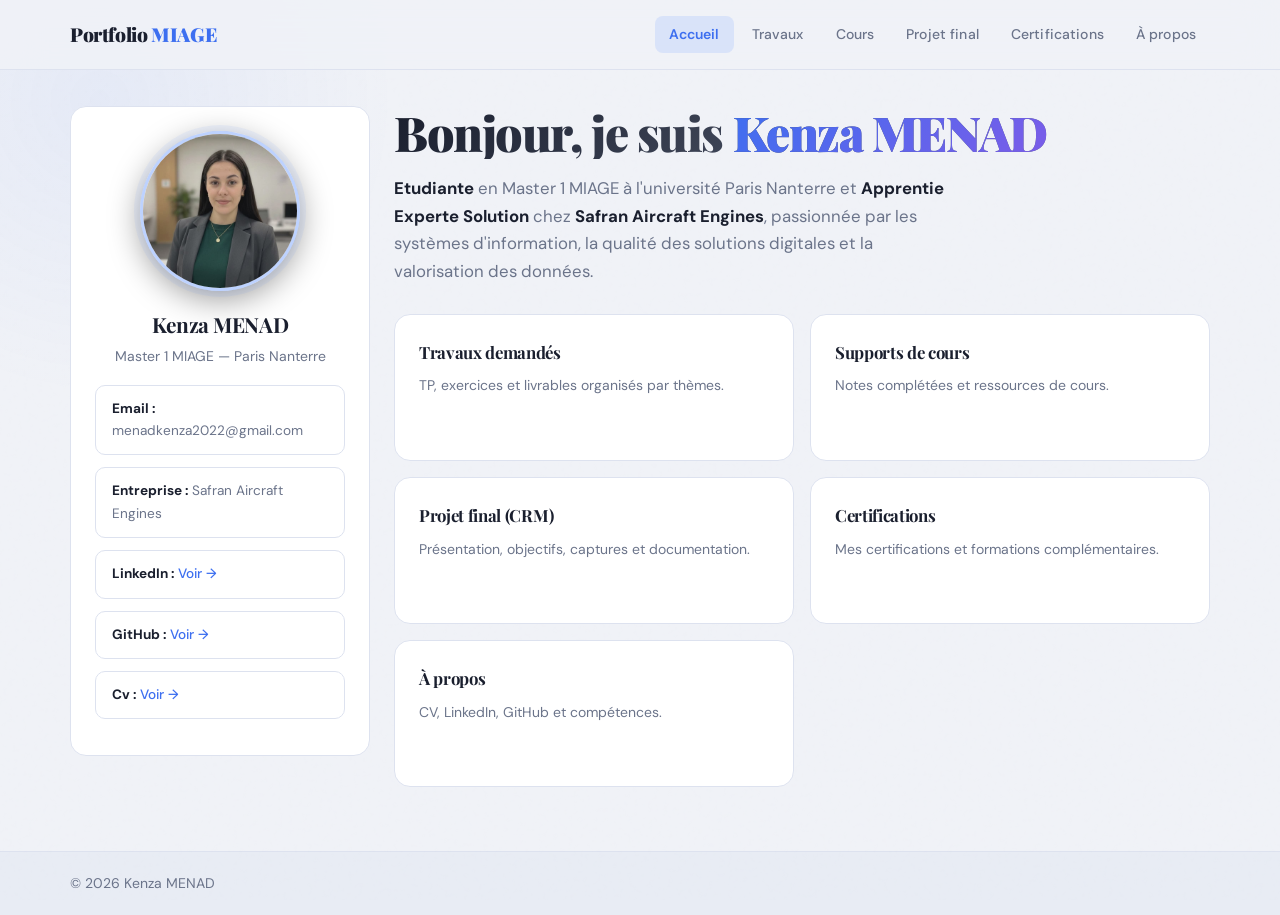
<file: index.html>
<!doctype html>
<html lang="fr">
<head>
  <meta charset="utf-8" />
  <meta name="viewport" content="width=device-width, initial-scale=1" />
  <title>Portfolio MIAGE — Accueil</title>
  <link rel="stylesheet" href="style.css" />
  <script defer src="script.js"></script>
</head>

<body class="home">
  <header class="site-header">
    <div class="container header-row">
      <a class="brand" href="index.html">Portfolio <span>MIAGE</span></a>
      <nav class="nav" aria-label="Navigation principale">
        <a class="active" href="index.html">Accueil</a>
        <a href="travaux.html">Travaux</a>
        <a href="cours.html">Cours</a>
        <a href="projet.html">Projet final</a>
        <a href="certifications.html">Certifications</a>
        <a href="apropos.html">À propos</a>
      </nav>
      <button class="menu-btn" id="menuBtn" aria-label="Ouvrir le menu" aria-expanded="false">☰</button>
    </div>
    
  </header>

  <main class="container home-layout">

    <!-- Sidebar gauche -->
    <aside class="home-sidebar card">
      <img class="home-photo" src="image.png" alt="Photo de Kenza MENAD">
      <h2 class="home-name">Kenza MENAD</h2>
      <span class="muted">Master 1 MIAGE — Paris Nanterre</span>

      <ul class="list home-contact">
        <li><strong>Email :</strong> menadkenza2022@gmail.com</li>
        <li><strong>Entreprise :</strong> Safran Aircraft Engines</li>
        <li>
          <strong>LinkedIn :</strong>
          <a class="link" href="https://www.linkedin.com/in/kenzamenad/" target="_blank" rel="noreferrer">Voir →</a>
        </li>
        <li>
          <strong>GitHub :</strong>
          <a class="link" href="https://github.com/kenza-menad" target="_blank" rel="noreferrer">Voir →</a>
        </li>
        <li>
          <strong>Cv :</strong>
          <a class="link" href="Cv_Menad_Kenza_université-M1 APP (3).pdf" target="_blank" rel="noreferrer">Voir →</a>
        </li>
      </ul>
    </aside>

    <!-- Contenu principal -->
    <div class="home-main">
      <section class="hero">
        <h1>Bonjour, je suis <span class="accent">Kenza MENAD</span></h1>
        <p><strong>Etudiante</strong> en Master 1 MIAGE à l'université Paris Nanterre et   <strong>Apprentie</strong> <strong>Experte Solution</strong> chez <strong>Safran Aircraft Engines</strong>,
  passionnée par les systèmes d'information, la qualité des solutions digitales
  et la valorisation des données.
</p>
      </section>

      <section class="grid">
        <article class="card" onclick="location.href='travaux.html'" style="cursor:pointer;">
          <h2>Travaux demandés</h2>
          <p>TP, exercices et livrables organisés par thèmes.</p>
          <a class="link" href="travaux.html"></a>
        </article>

        <article class="card" onclick="location.href='cours.html'" style="cursor:pointer;">
          <h2>Supports de cours</h2>
          <p>Notes complétées et ressources de cours.</p>
          <a class="link" href="cours.html"></a>
        </article>

        <article class="card" onclick="location.href='projet.html'" style="cursor:pointer;">
          <h2>Projet final (CRM)</h2>
          <p>Présentation, objectifs, captures et documentation.</p>
          <a class="link" href="projet.html"></a>
        </article>

        <article class="card" onclick="location.href='certifications.html'" style="cursor:pointer;">
          <h2>Certifications</h2>
          <p>Mes certifications et formations complémentaires.</p>
          <a class="link" href="certifications.html"></a>
        </article>

        <article class="card" onclick="location.href='apropos.html'" style="cursor:pointer;">
          <h2>À propos</h2>
          <p>CV, LinkedIn, GitHub et compétences.</p>
          <a class="link" href="apropos.html"></a>
        </article>
      </section>
    </div>

  </main>

  <footer class="site-footer">
    <div class="container footer-row">
      <span>© <span id="year"></span> Kenza MENAD</span>
    </div>
  </footer>
</body>
</html>
</file>
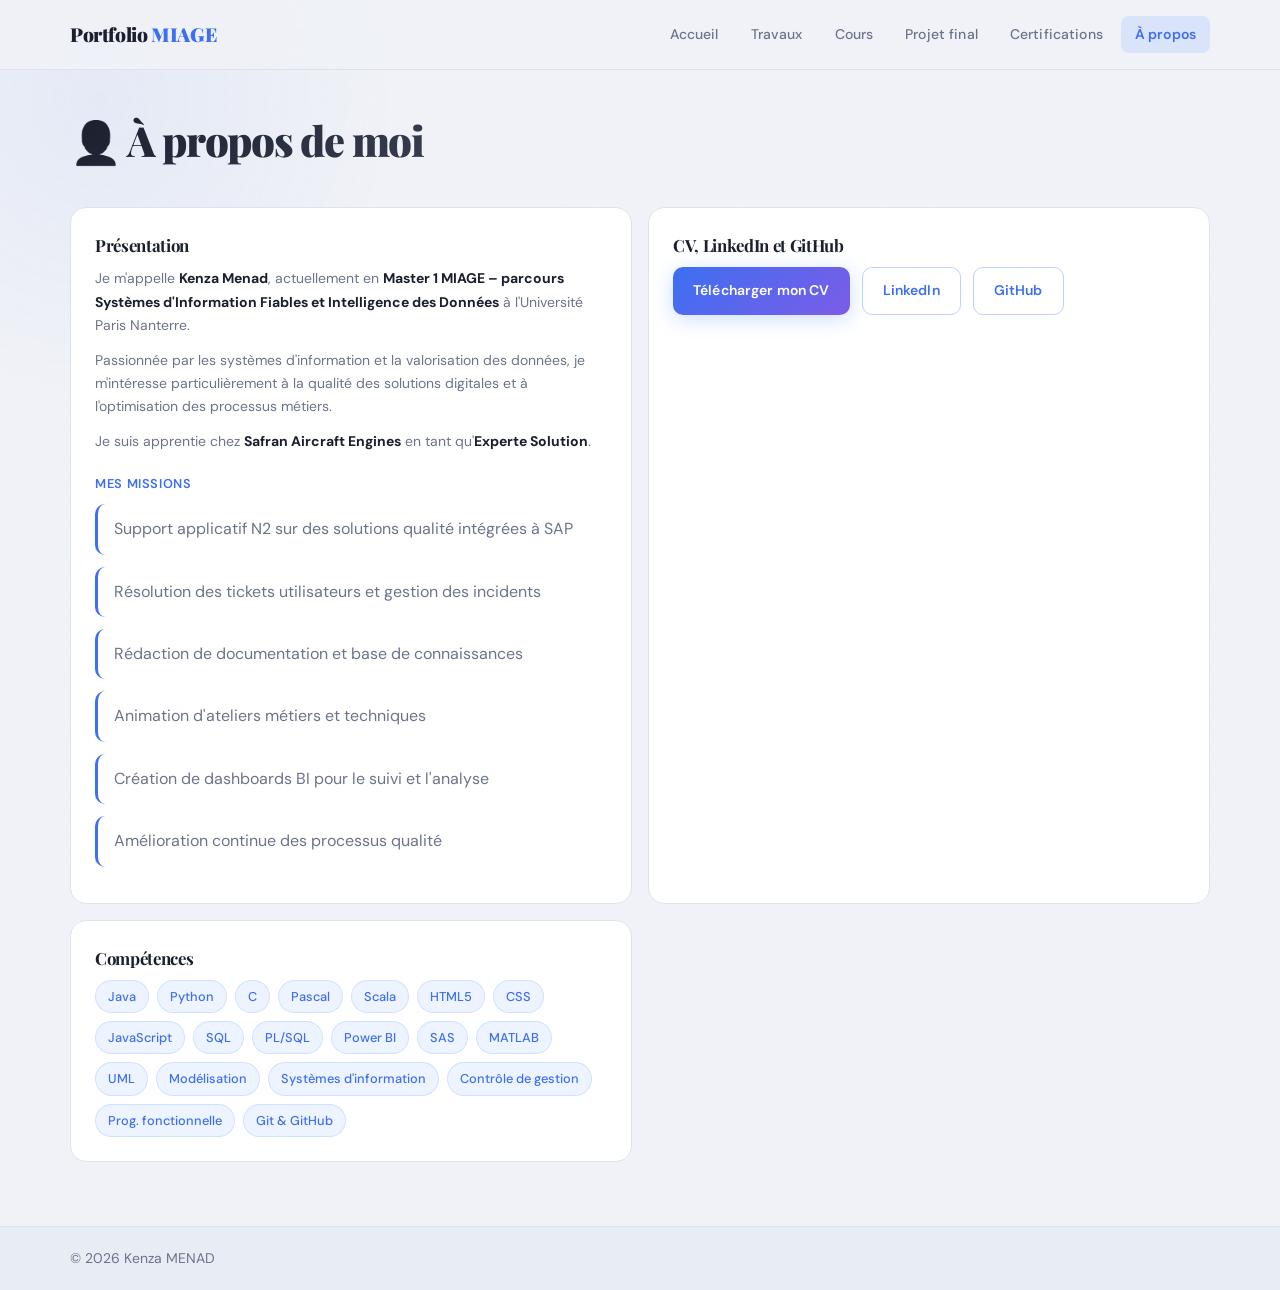
<file: apropos.html>
<!doctype html>
<html lang="fr">
<head>
  <meta charset="utf-8" />
  <meta name="viewport" content="width=device-width, initial-scale=1" />
  <title>Portfolio MIAGE — À propos</title>
  <link rel="stylesheet" href="style.css" />
  <script defer src="script.js"></script>
</head>
<body>
  <header class="site-header">
    <div class="container header-row">
      <a class="brand" href="index.html">Portfolio <span>MIAGE</span></a>
      <nav class="nav" aria-label="Navigation principale">
        <a href="index.html">Accueil</a>
        <a href="travaux.html">Travaux</a>
        <a href="cours.html">Cours</a>
        <a href="projet.html">Projet final</a>
        <a href="certifications.html">Certifications</a>
        <a class="active" href="apropos.html">À propos</a>
      </nav>
      <button class="menu-btn" id="menuBtn" aria-label="Ouvrir le menu" aria-expanded="false">☰</button>
    </div>
   
  </header>

  <main class="container">
    <div class="page-hero">
      <h1>👤 À propos de moi</h1>
    </div>

    <section class="grid">

      <article class="card">
        <h2>Présentation</h2>
        <p>
          Je m'appelle <strong>Kenza Menad</strong>, actuellement en
          <strong>Master 1 MIAGE – parcours Systèmes d'Information Fiables et Intelligence des Données</strong>
          à l'Université Paris Nanterre.
        </p>
        <p>
          Passionnée par les systèmes d'information et la valorisation des données,
          je m'intéresse particulièrement à la qualité des solutions digitales et
          à l'optimisation des processus métiers.
        </p>
        <p>
          Je suis apprentie chez <strong>Safran Aircraft Engines</strong>
          en tant qu'<strong>Experte Solution</strong>.
        </p>
        <h3>Mes missions</h3>
        <ul class="list">
          <li>Support applicatif N2 sur des solutions qualité intégrées à SAP</li>
          <li>Résolution des tickets utilisateurs et gestion des incidents</li>
          <li>Rédaction de documentation et base de connaissances</li>
          <li>Animation d'ateliers métiers et techniques</li>
          <li>Création de dashboards BI pour le suivi et l'analyse</li>
          <li>Amélioration continue des processus qualité</li>
        </ul>
      </article>

      <article class="card">
        <h2>CV, LinkedIn et GitHub</h2>
        <div class="hero-actions">
          <a class="btn" href="Cv_Menad_Kenza_université-M1 APP (3).pdf">Télécharger mon CV</a>
          <a class="btn btn-outline" href="https://www.linkedin.com/in/kenzamenad/" target="_blank" rel="noreferrer">LinkedIn</a>
          <a class="btn btn-outline" href="https://github.com/kenza-menad" target="_blank" rel="noreferrer">GitHub</a>
        </div>
      </article>

      <article class="card">
        <h2>Compétences</h2>
        <div class="badges">
          <span class="badge">Java</span>
          <span class="badge">Python</span>
          <span class="badge">C</span>
          <span class="badge">Pascal</span>
          <span class="badge">Scala</span>
          <span class="badge">HTML5</span>
          <span class="badge">CSS</span>
          <span class="badge">JavaScript</span>
          <span class="badge">SQL</span>
          <span class="badge">PL/SQL</span>
          <span class="badge">Power BI</span>
          <span class="badge">SAS</span>
          <span class="badge">MATLAB</span>
          <span class="badge">UML</span>
          <span class="badge">Modélisation</span>
          <span class="badge">Systèmes d'information</span>
          <span class="badge">Contrôle de gestion</span>
          <span class="badge">Prog. fonctionnelle</span>
          <span class="badge">Git &amp; GitHub</span>
        </div>
      </article>

    </section>
  </main>

  <footer class="site-footer">
    <div class="container footer-row">
      <span>© <span id="year"></span> Kenza MENAD</span>
    </div>
  </footer>
</body>
</html>
</file>
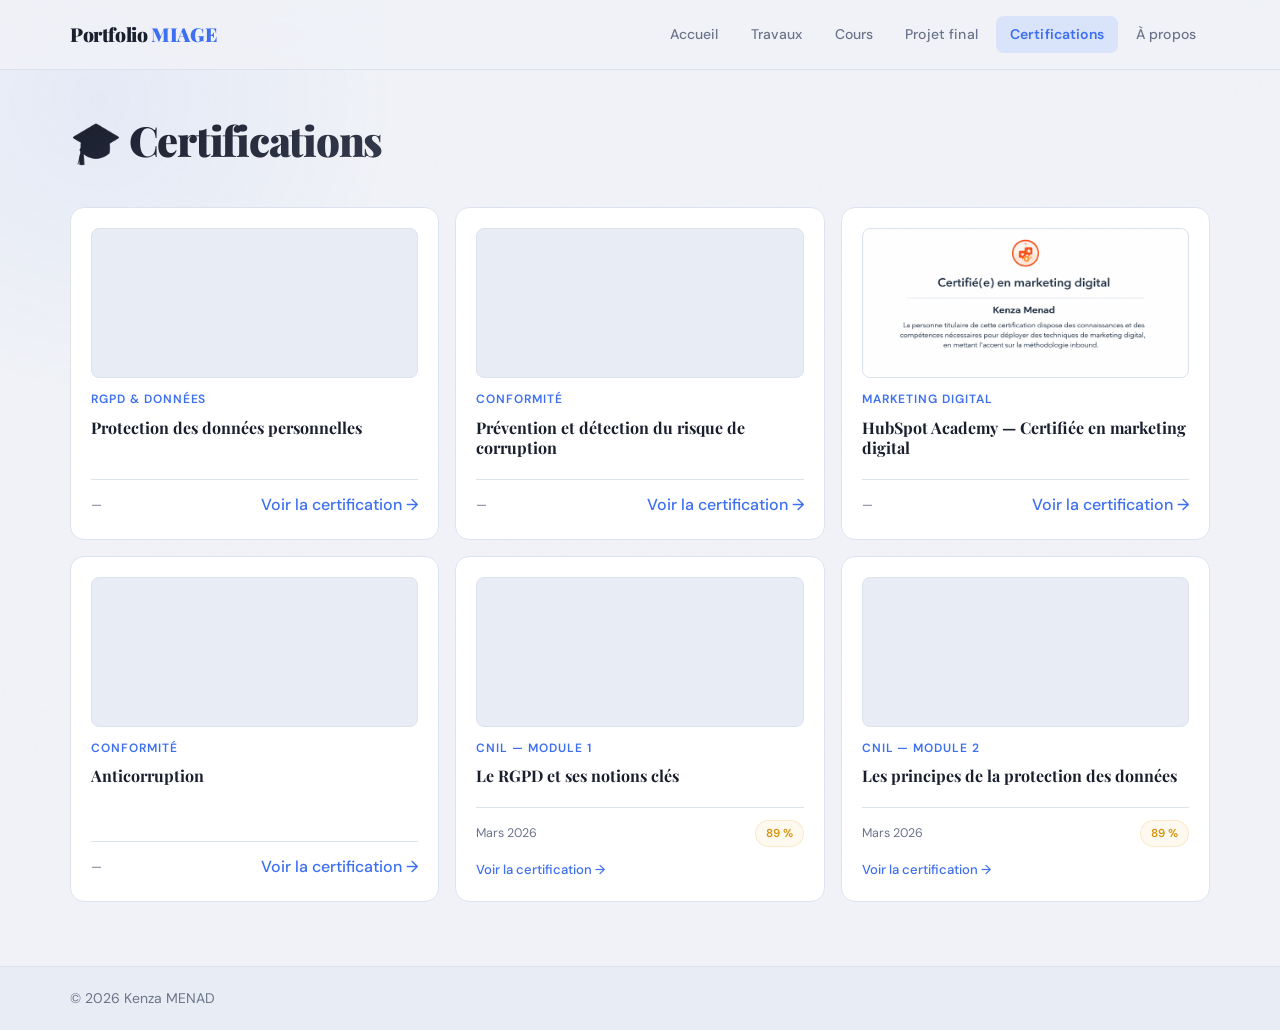
<file: certifications.html>
<!doctype html>
<html lang="fr">
<head>
  <meta charset="utf-8" />
  <meta name="viewport" content="width=device-width, initial-scale=1" />
  <title>Certifications — Portfolio MIAGE</title>
  <link rel="stylesheet" href="style.css" />
  <script defer src="script.js"></script>
  <style>
    /* ── Miniature aperçu ── */
    .certif-preview {
      width: 100%;
      height: 150px;
      border-radius: 8px;
      overflow: hidden;
      background: var(--bg2);
      border: 1px solid var(--card-border);
      margin-bottom: 4px;
      position: relative;
      cursor: pointer;
    }

    /* L'iframe est zoomée à 200% donc on la réduit à 50% visuellement */
    .certif-preview iframe {
      width: 200%;
      height: 200%;
      border: none;
      pointer-events: none;
      transform: scale(0.5);
      transform-origin: top left;
    }

    .certif-preview img {
      width: 100%;
      height: 100%;
      object-fit: cover;
      object-position: top;
      display: block;
    }

    /* overlay cliquable par-dessus l'iframe */
    .certif-preview-link {
      position: absolute;
      inset: 0;
      z-index: 2;
      background: transparent;
      transition: background 0.2s;
    }

    .certif-preview-link:hover {
      background: rgba(61, 111, 240, 0.08);
    }

    /* icône zoom au hover */
    .certif-preview-link::after {
      content: '🔍';
      position: absolute;
      bottom: 8px;
      right: 8px;
      background: rgba(255,255,255,0.9);
      border-radius: 6px;
      padding: 3px 7px;
      font-size: 0.75rem;
      opacity: 0;
      transition: opacity 0.2s;
    }

    .certif-preview-link:hover::after {
      opacity: 1;
    }
  </style>
</head>

<body>
  <header class="site-header">
    <div class="container header-row">
      <a class="brand" href="index.html">Portfolio <span>MIAGE</span></a>
      <nav class="nav" aria-label="Navigation principale">
        <a href="index.html">Accueil</a>
        <a href="travaux.html">Travaux</a>
        <a href="cours.html">Cours</a>
        <a href="projet.html">Projet final</a>
        <a class="active" href="certifications.html">Certifications</a>
        <a href="apropos.html">À propos</a>
      </nav>
      <button class="menu-btn" id="menuBtn" aria-label="Ouvrir le menu" aria-expanded="false">☰</button>
    </div>
  </header>

  <main class="container">
    <div class="page-hero">
      <h1>🎓 Certifications</h1>
    </div>

    <div class="certif-grid">

      <!-- PDF -->
      <div class="certif-card">
        <div class="certif-preview">
          <a class="certif-preview-link" href="cours/formation protection des données perosnnelles.pdf" target="_blank" rel="noreferrer" aria-label="Voir la certification"></a>
          <iframe src="cours/formation protection des données perosnnelles.pdf#toolbar=0&navpanes=0&scrollbar=0" title="Aperçu certification"></iframe>
        </div>
        <span class="certif-issuer">RGPD &amp; Données</span>
        <p class="certif-title">Protection des données personnelles</p>
        <div class="certif-meta">
          <span class="certif-date">—</span>
          <a class="link" href="cours/formation protection des données perosnnelles.pdf" target="_blank" rel="noreferrer">Voir la certification →</a>
        </div>
      </div>

      <!-- PDF -->
      <div class="certif-card">
        <div class="certif-preview">
          <a class="certif-preview-link" href="cours/Prévention et détection du risque de corruption - Tronc commun.pdf" target="_blank" rel="noreferrer" aria-label="Voir la certification"></a>
          <iframe src="cours/Prévention et détection du risque de corruption - Tronc commun.pdf#toolbar=0&navpanes=0&scrollbar=0" title="Aperçu certification"></iframe>
        </div>
        <span class="certif-issuer">Conformité</span>
        <p class="certif-title">Prévention et détection du risque de corruption</p>
        <div class="certif-meta">
          <span class="certif-date">—</span>
          <a class="link" href="cours/Prévention et détection du risque de corruption - Tronc commun.pdf" target="_blank" rel="noreferrer">Voir la certification →</a>
        </div>
      </div>

      <!-- PNG -->
      <div class="certif-card">
        <div class="certif-preview">
          <a class="certif-preview-link" href="cours/Hubspot.png" target="_blank" rel="noreferrer" aria-label="Voir la certification"></a>
          <img src="cours/Hubspot.png" alt="Certification HubSpot" />
        </div>
        <span class="certif-issuer">Marketing Digital</span>
        <p class="certif-title">HubSpot Academy — Certifiée en marketing digital</p>
        <div class="certif-meta">
          <span class="certif-date">—</span>
          <a class="link" href="cours/Hubspot.png" target="_blank" rel="noreferrer">Voir la certification →</a>
        </div>
      </div>

      <!-- PDF -->
      <div class="certif-card">
        <div class="certif-preview">
          <a class="certif-preview-link" href="cours/QUIZ ANTICORRUPTION 2025 - COMPLIANT TOGETHER.pdf" target="_blank" rel="noreferrer" aria-label="Voir la certification"></a>
          <iframe src="cours/QUIZ ANTICORRUPTION 2025 - COMPLIANT TOGETHER.pdf#toolbar=0&navpanes=0&scrollbar=0" title="Aperçu certification"></iframe>
        </div>
        <span class="certif-issuer">Conformité</span>
        <p class="certif-title">Anticorruption</p>
        <div class="certif-meta">
          <span class="certif-date">—</span>
          <a class="link" href="cours/QUIZ ANTICORRUPTION 2025 - COMPLIANT TOGETHER.pdf" target="_blank" rel="noreferrer">Voir la certification →</a>
        </div>
      </div>

      <!-- PDF -->
      <div class="certif-card">
        <div class="certif-preview">
          <a class="certif-preview-link" href="cours/RGPD.pdf" target="_blank" rel="noreferrer" aria-label="Voir la certification"></a>
          <iframe src="cours/RGPD.pdf#toolbar=0&navpanes=0&scrollbar=0" title="Aperçu certification"></iframe>
        </div>
        <span class="certif-issuer">CNIL — Module 1</span>
        <p class="certif-title">Le RGPD et ses notions clés</p>
        <div class="certif-meta">
          <span class="certif-date">Mars 2026</span>
          <span class="certif-badge">89 %</span>
        </div>
        <a class="link" href="cours/RGPD.pdf" target="_blank" rel="noreferrer" style="font-size:0.82rem; margin-top:4px;">Voir la certification →</a>
      </div>

      <!-- PDF -->
      <div class="certif-card">
        <div class="certif-preview">
          <a class="certif-preview-link" href="cours/protection des données.pdf" target="_blank" rel="noreferrer" aria-label="Voir la certification"></a>
          <iframe src="cours/protection des données.pdf#toolbar=0&navpanes=0&scrollbar=0" title="Aperçu certification"></iframe>
        </div>
        <span class="certif-issuer">CNIL — Module 2</span>
        <p class="certif-title">Les principes de la protection des données</p>
        <div class="certif-meta">
          <span class="certif-date">Mars 2026</span>
          <span class="certif-badge">89 %</span>
        </div>
        <a class="link" href="cours/protection des données.pdf" target="_blank" rel="noreferrer" style="font-size:0.82rem; margin-top:4px;">Voir la certification →</a>
      </div>

    </div>
  </main>

  <footer class="site-footer">
    <div class="container footer-row">
      <span>© <span id="year"></span> Kenza MENAD</span>
    </div>
  </footer>
</body>
</html>
</file>
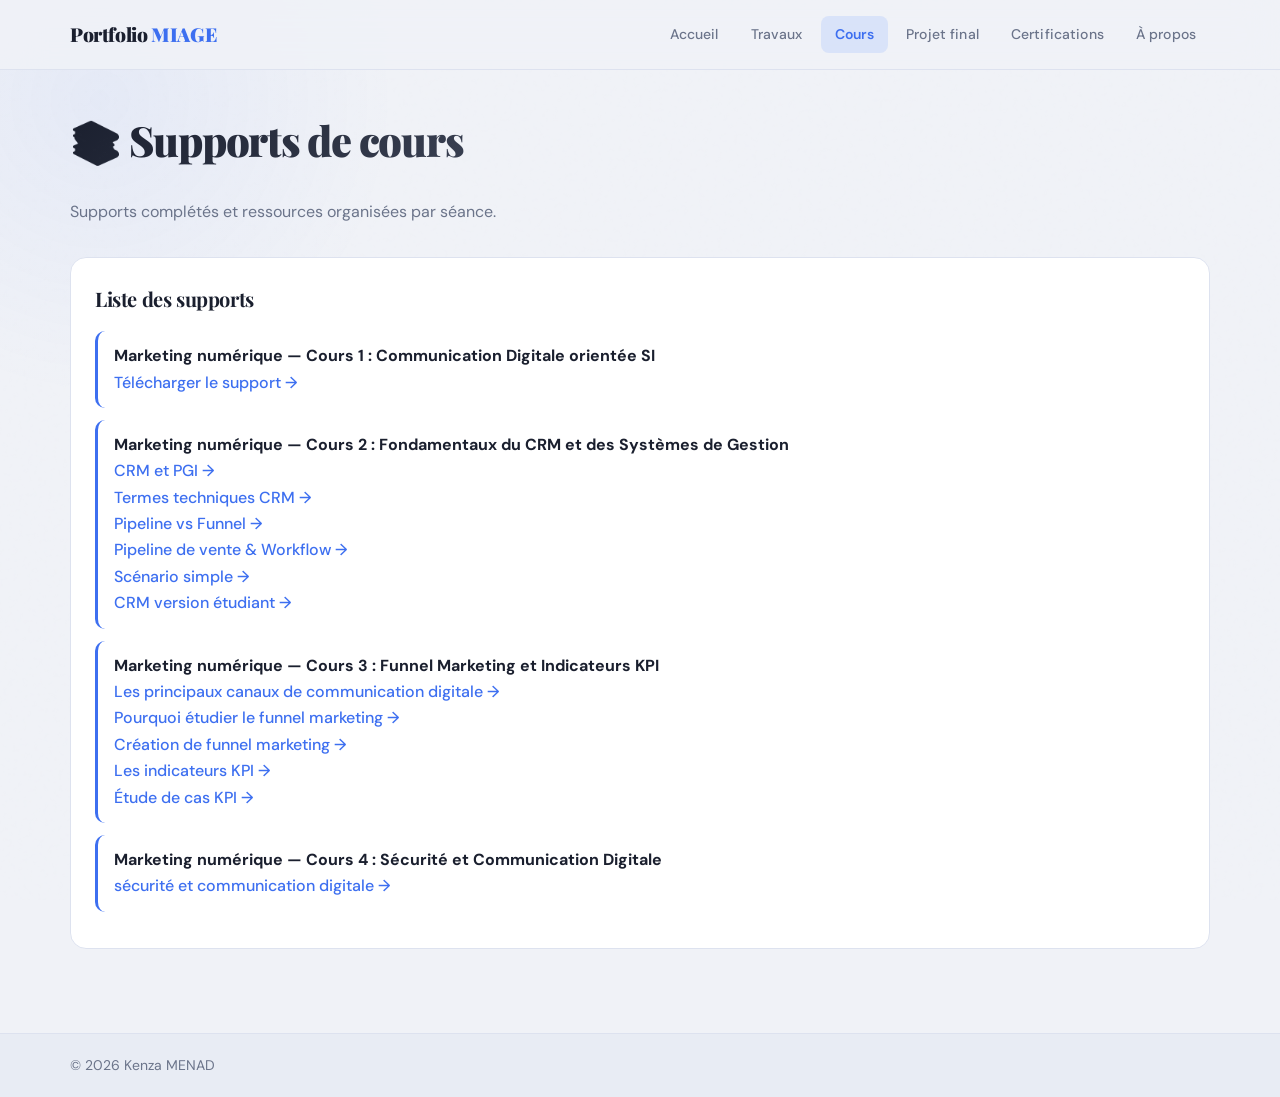
<file: cours.html>
<!doctype html>
<html lang="fr">
<head>
  <meta charset="utf-8" />
  <meta name="viewport" content="width=device-width, initial-scale=1" />
  <title>Portfolio MIAGE — Supports de cours</title>
  <link rel="stylesheet" href="style.css" />
  <script defer src="script.js"></script>
</head>
<body>
  <header class="site-header">
    <div class="container header-row">
      <a class="brand" href="index.html">Portfolio <span>MIAGE</span></a>
      <nav class="nav" aria-label="Navigation principale">
        <a href="index.html">Accueil</a>
        <a href="travaux.html">Travaux</a>
        <a class="active" href="cours.html">Cours</a>
        <a href="projet.html">Projet final</a>
        <a href="certifications.html">Certifications</a>
        <a href="apropos.html">À propos</a>
      </nav>
      <button class="menu-btn" id="menuBtn" aria-label="Ouvrir le menu" aria-expanded="false">☰</button>
    </div>
   
  </header>

  <main class="container">
    <div class="page-hero">
      <h1>📚 Supports de cours</h1>
      <p>Supports complétés et ressources organisées par séance.</p>
    </div>

    <section class="card mt">
      <h2>Liste des supports</h2>
      <ul class="list">

        <li>
          <strong>Marketing numérique — Cours 1 : Communication Digitale orientée SI</strong><br>
          <a class="link" href="cours/doc1 etudiant.pdf" target="_blank">Télécharger le support →</a>
        </li>

        <li>
          <strong>Marketing numérique — Cours 2 : Fondamentaux du CRM et des Systèmes de Gestion</strong><br>
          <a class="link" href="cours/CRM VS PGI VERSION ETUD.pdf" target="_blank"> CRM et PGI →</a><br>
          <a class="link" href="cours/2- termes techniques CRM version Etudiant.pdf" target="_blank">Termes techniques CRM →</a><br>
          <a class="link" href="cours/3- pipeline vs funnel.pdf" target="_blank">Pipeline vs Funnel →</a><br>
          <a class="link" href="cours/6- Pipeline de vente VS Workflow.pdf" target="_blank">Pipeline de vente &amp; Workflow →</a><br>
          <a class="link" href="cours/4-scénario simple.pdf" target="_blank">Scénario simple →</a><br>
          <a class="link" href="cours/1- CRM version Etudiant.pdf" target="_blank">CRM version étudiant →</a>
        </li>

        <li>
          <strong>Marketing numérique — Cours 3 : Funnel Marketing et Indicateurs KPI</strong><br>
          <a class="link" href="cours/cours6/1- fiche cours V_E.pdf" target="_blank">Les principaux canaux de communication digitale →</a><br>
          <a class="link" href="cours/cours6/2- Pourquoi Étudier le funnel marketing V_E.pdf" target="_blank">Pourquoi étudier le funnel marketing →</a><br>
          <a class="link" href="cours/cours6/3- création de funnel marketing.pdf" target="_blank">Création de funnel marketing →</a><br>
          <a class="link" href="cours/cours6/4_ Les indicateurs KPI V_E.pdf" target="_blank">Les indicateurs KPI →</a><br>
          <a class="link" href="cours/cours6/5- Étude de cas KPI.pdf" target="_blank">Étude de cas KPI →</a><br>
          
        </li>
        <li>
          <strong>Marketing numérique — Cours 4 : Sécurité et Communication Digitale</strong><br>
          <a class="link" href="cours/8_sécurité et communication digitale.docx.pdf" target="_blank">sécurité et communication digitale →</a><br>
          
        </li>

        

      </ul>
    </section>
  </main>

  <footer class="site-footer">
    <div class="container footer-row">
      <span>© <span id="year"></span> Kenza MENAD</span>
    </div>
  </footer>
</body>
</html>
</file>
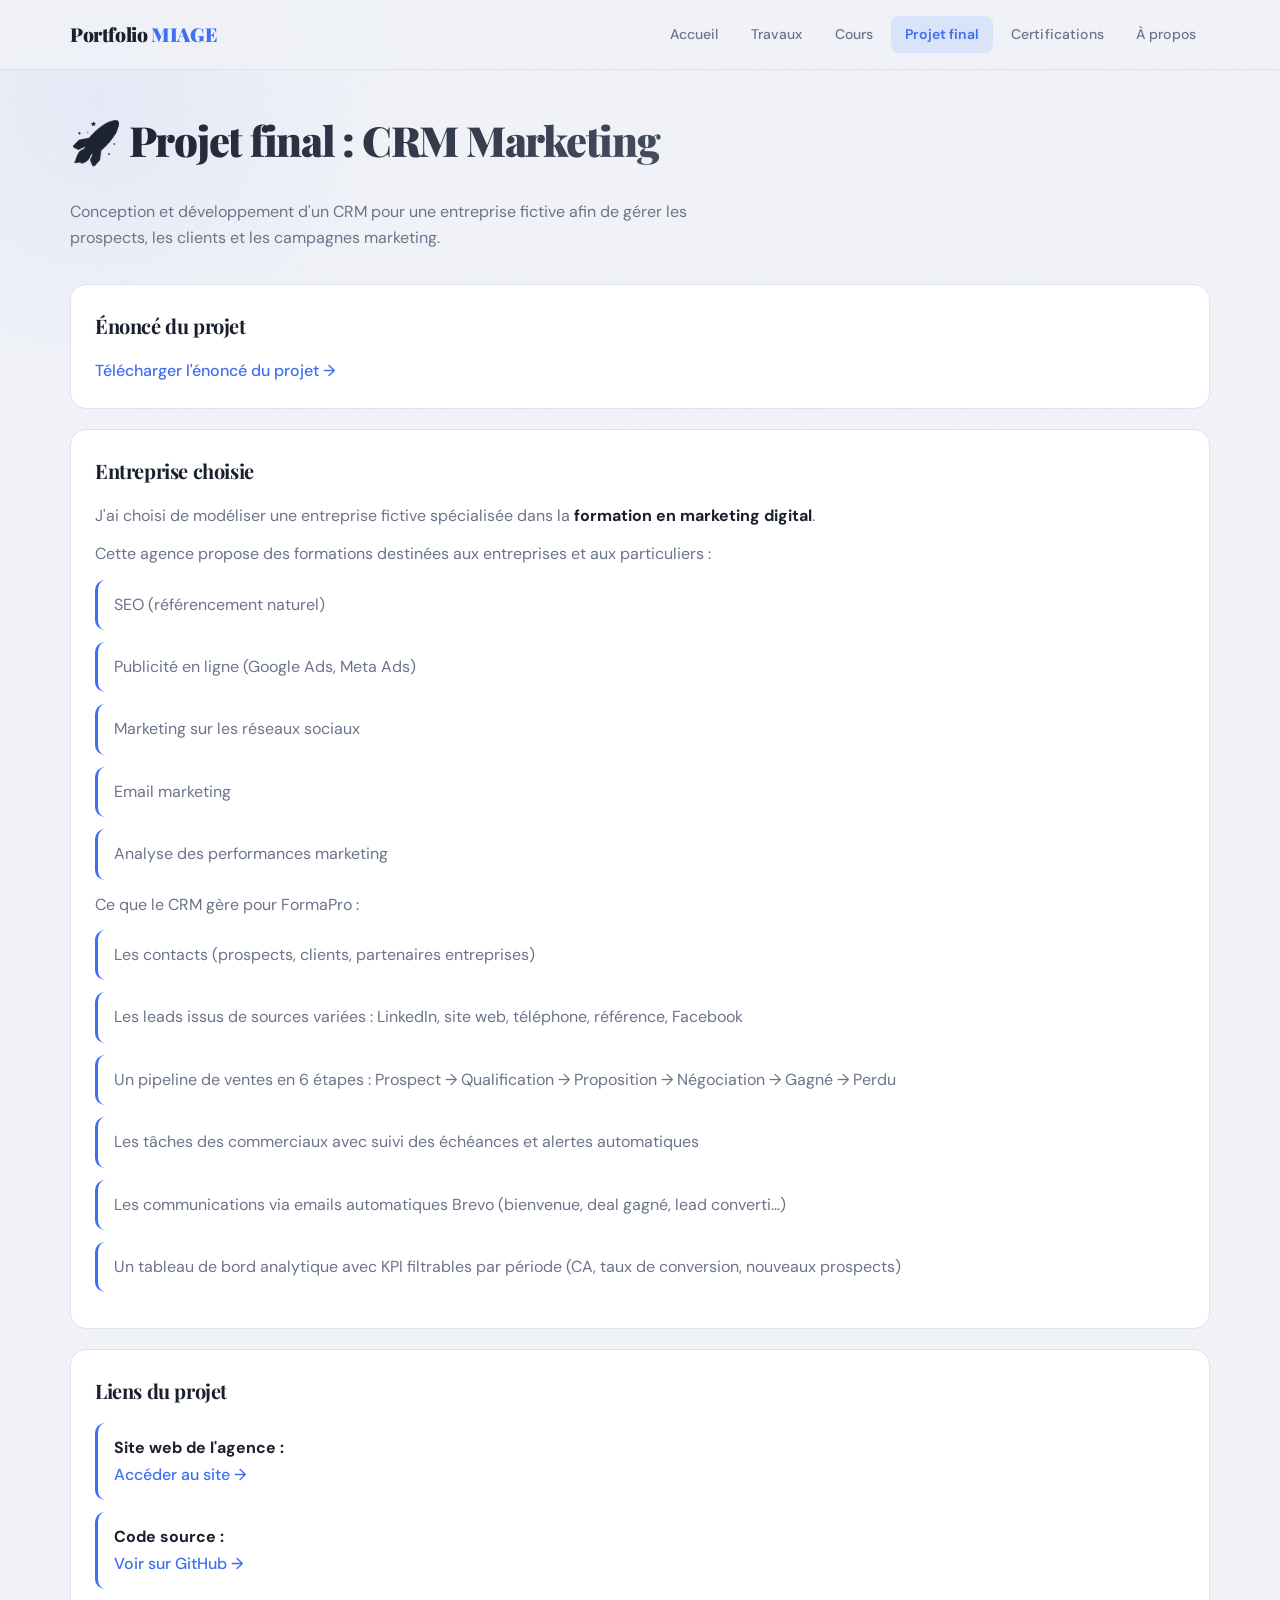
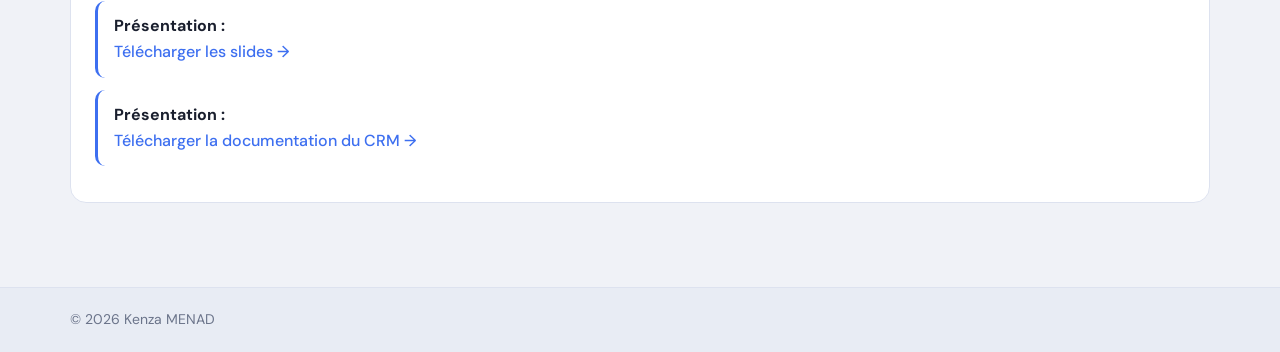
<file: projet.html>
<!doctype html>
<html lang="fr">
<head>
  <meta charset="utf-8" />
  <meta name="viewport" content="width=device-width, initial-scale=1" />
  <title>Portfolio MIAGE — Projet final</title>
  <link rel="stylesheet" href="style.css" />
  <script defer src="script.js"></script>
</head>
<body>
  <header class="site-header">
    <div class="container header-row">
      <a class="brand" href="index.html">Portfolio <span>MIAGE</span></a>
      <nav class="nav" aria-label="Navigation principale">
        <a href="index.html">Accueil</a>
        <a href="travaux.html">Travaux</a>
        <a href="cours.html">Cours</a>
        <a class="active" href="projet.html">Projet final</a>
        <a href="certifications.html">Certifications</a>
        <a href="apropos.html">À propos</a>
      </nav>
      <button class="menu-btn" id="menuBtn" aria-label="Ouvrir le menu" aria-expanded="false">☰</button>
    </div>
    
  </header>

  <main class="container">

    <div class="page-hero">
      <h1>🚀 Projet final : CRM Marketing</h1>
      <p>
        Conception et développement d'un CRM pour une entreprise fictive afin de gérer
        les prospects, les clients et les campagnes marketing.
      </p>
    </div>

    <section class="card">
      <h2>Énoncé du projet</h2>
      <a class="link" href="cours/Énoncé du projet_CRM.pdf" target="_blank" rel="noreferrer">
        Télécharger l'énoncé du projet →
      </a>
    </section>

    <section class="card">
      <h2>Entreprise choisie</h2>
      <p>
        J'ai choisi de modéliser une entreprise fictive spécialisée dans la
        <strong>formation en marketing digital</strong>.
      </p>
      <p>Cette agence propose des formations destinées aux entreprises et aux particuliers :</p>
      <ul class="list">
        <li>SEO (référencement naturel)</li>
        <li>Publicité en ligne (Google Ads, Meta Ads)</li>
        <li>Marketing sur les réseaux sociaux</li>
        <li>Email marketing</li>
        <li>Analyse des performances marketing</li>
      </ul>
      <p>
        Ce que le CRM gère pour FormaPro :
<ul class="list">
<li>Les contacts (prospects, clients, partenaires entreprises)</li>
<li>Les leads issus de sources variées : LinkedIn, site web, téléphone, référence, Facebook</li>
<li>Un pipeline de ventes en 6 étapes : Prospect → Qualification → Proposition → Négociation → Gagné → Perdu</li>
<li>Les tâches des commerciaux avec suivi des échéances et alertes automatiques</li>
<li>Les communications via emails automatiques Brevo (bienvenue, deal gagné, lead converti…)</li>
<li>Un tableau de bord analytique avec KPI filtrables par période (CA, taux de conversion, nouveaux prospects)</li>


</ul>
      </p>
    </section>

    <section class="card">
      <h2>Liens du projet</h2>
      <ul class="list">
        <li>
          <strong>Site web de l'agence :</strong><br>
          <a class="link" href="https://crm-orpin-six-19.vercel.app/login" target="_blank">
            Accéder au site →
          </a>
        </li>
        <li>
          <strong>Code source :</strong><br>
          <a class="link" href="https://github.com/kenza-menad/CRM" target="_blank">
            Voir sur GitHub →
          </a>
        </li>
        <li>
          <strong>Présentation :</strong><br>
          <a class="link" href="cours/FormaPro_CRM_Presentation.pptx" target="_blank">
            Télécharger les slides →
          </a>
        </li>
        <li>
          <strong>Présentation :</strong><br>
          <a class="link" href="cours/documentation FormaPro.pdf" target="_blank">
            Télécharger la documentation du CRM →
          </a>
        </li>
      </ul>
    </section>

  </main>

  <footer class="site-footer">
    <div class="container footer-row">
      <span>© <span id="year"></span> Kenza MENAD</span>
    </div>
  </footer>
</body>
</html>
</file>
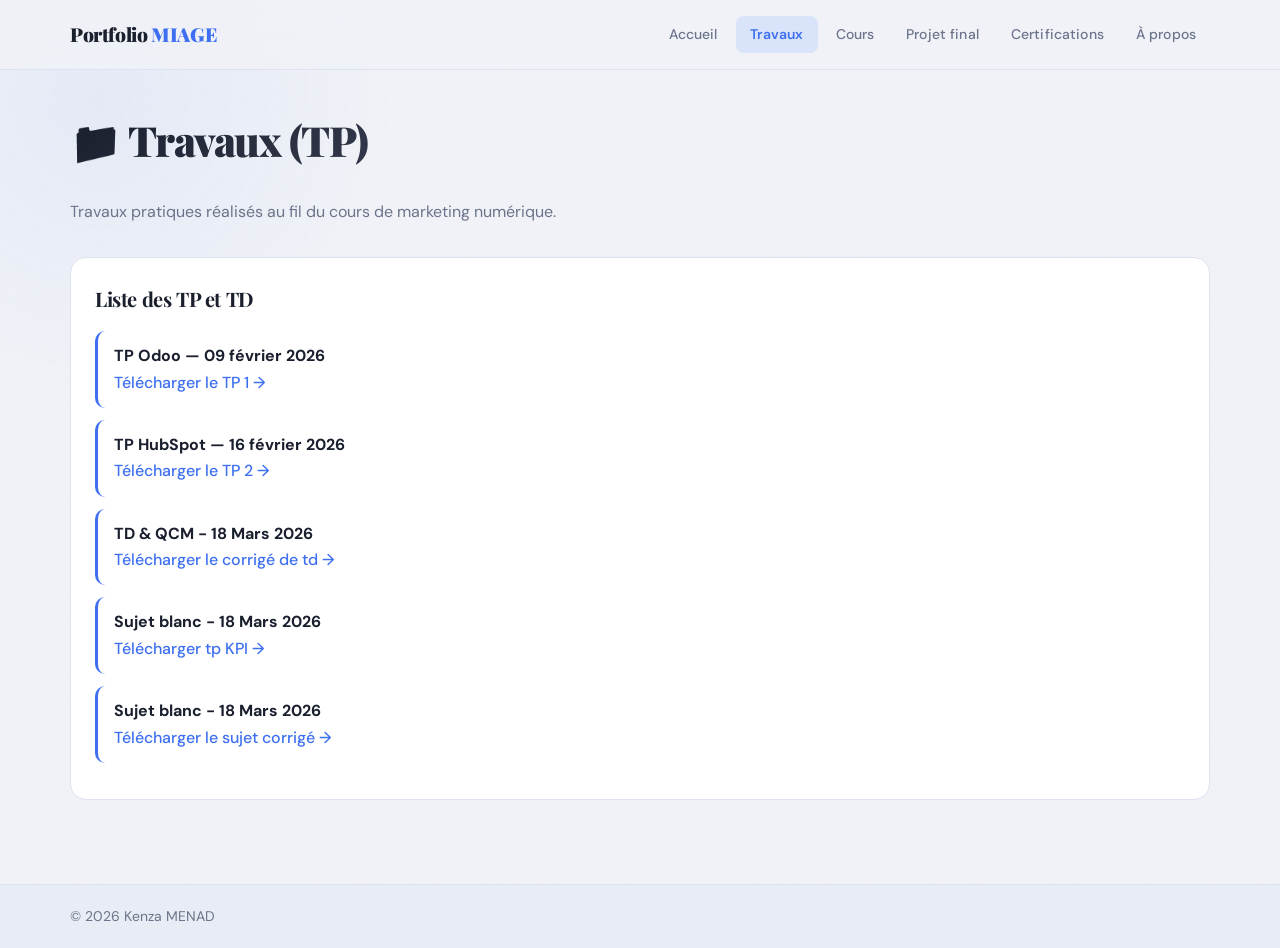
<file: travaux.html>
<!doctype html>
<html lang="fr">
<head>
  <meta charset="utf-8" />
  <meta name="viewport" content="width=device-width, initial-scale=1" />
  <title>Travaux — Portfolio MIAGE</title>
  <link rel="stylesheet" href="style.css" />
  <script defer src="script.js"></script>
</head>

<body>
  <header class="site-header">
    <div class="container header-row">
      <a class="brand" href="index.html">Portfolio <span>MIAGE</span></a>
      <nav class="nav" aria-label="Navigation principale">
        <a href="index.html">Accueil</a>
        <a class="active" href="travaux.html">Travaux</a>
        <a href="cours.html">Cours</a>
        <a href="projet.html">Projet final</a>
        <a href="certifications.html">Certifications</a>
        <a href="apropos.html">À propos</a>
      </nav>
      <button class="menu-btn" id="menuBtn" aria-label="Ouvrir le menu" aria-expanded="false">☰</button>
    </div>
   
  </header>

  <main class="container">
    <div class="page-hero">
      <h1>📁 Travaux (TP)</h1>
      <p>Travaux pratiques réalisés au fil du cours de marketing numérique.</p>
    </div>

    <section class="card mt">
      <h2>Liste des TP et TD</h2>
      <ul class="list">
        <li>
          <strong>TP Odoo — 09 février 2026</strong><br>
          <a class="link" href="TPs/TP Odoo Kenza MENAD (2).pdf" target="_blank" rel="noreferrer">
            Télécharger le TP 1 →
          </a>
        </li>
        <li>
          <strong>TP HubSpot — 16 février 2026</strong><br>
          <a class="link" href="TPs/TP Découverte HubSpot.pdf" target="_blank" rel="noreferrer">
            Télécharger le TP 2 →
          </a>
        </li>
          
          <li>
          <strong>TD & QCM - 18 Mars 2026</strong><br>
          <a class="link" href="TPs/6- Td   QCM pour étudiants.pdf" target="_blank" rel="noreferrer">
            Télécharger le corrigé de td  →
          </a>
        </li>
        <li>

          <strong>Sujet blanc - 18 Mars 2026</strong><br>
          <a class="link" href="TPs/tp KPI V_E.ods" target="_blank" rel="noreferrer">
            Télécharger  tp KPI  →
          </a>
        </li>
         <li>

          <strong>Sujet blanc - 18 Mars 2026</strong><br>
          <a class="link" href="cours/cours6/7- sujet corrigé.docx.pdf" target="_blank" rel="noreferrer">
            Télécharger  le sujet corrigé  →
          </a>
        </li>
      </ul>
    </section>
  </main>

  <footer class="site-footer">
    <div class="container footer-row">
      <span>© <span id="year"></span> Kenza MENAD</span>
    </div>
  </footer>
</body>
</html>
</file>
<file: style.css>
@import url('https://fonts.googleapis.com/css2?family=Playfair+Display:wght@700;900&family=DM+Sans:wght@300;400;500;600&display=swap');

:root {
  --bg: #f0f2f7;
  --bg2: #e8ecf4;
  --card: #ffffff;
  --card-border: #dde2ef;
  --text: #1a1f2e;
  --muted: #6b748a;
  --accent: #3d6ff0;
  --accent2: #7c5ce8;
  --accent-glow: rgba(61,111,240,0.18);
  --gold: #d4930a;
  --surface: rgba(61,111,240,0.06);
}

/* ─── RESET ─────────────────────────────────────── */
*, *::before, *::after { box-sizing: border-box; margin: 0; padding: 0; }

html { scroll-behavior: smooth; }

body {
  font-family: 'DM Sans', sans-serif;
  background-color: var(--bg);
  color: var(--text);
  line-height: 1.65;
  min-height: 100vh;
  overflow-x: hidden;
}

/* Subtle grain texture */
body::before {
  content: '';
  position: fixed;
  inset: 0;
  background-image: url("data:image/svg+xml,%3Csvg viewBox='0 0 200 200' xmlns='http://www.w3.org/2000/svg'%3E%3Cfilter id='n'%3E%3CfeTurbulence type='fractalNoise' baseFrequency='0.9' numOctaves='4' stitchTiles='stitch'/%3E%3C/filter%3E%3Crect width='100%25' height='100%25' filter='url(%23n)' opacity='0.03'/%3E%3C/svg%3E");
  pointer-events: none;
  z-index: 0;
  opacity: 0.2;
}

/* Ambient glow blob (light version) */
body::after {
  content: '';
  position: fixed;
  top: -200px;
  left: -200px;
  width: 600px;
  height: 600px;
  background: radial-gradient(circle, rgba(61,111,240,0.06) 0%, transparent 70%);
  pointer-events: none;
  z-index: 0;
  animation: floatBlob 12s ease-in-out infinite alternate;
}

@keyframes floatBlob {
  from { transform: translate(0, 0) scale(1); }
  to   { transform: translate(80px, 60px) scale(1.1); }
}

/* ─── LAYOUT ─────────────────────────────────────── */
.container {
  width: min(1140px, 92%);
  margin: 0 auto;
  position: relative;
  z-index: 1;
}

/* ─── HEADER ─────────────────────────────────────── */
.site-header {
  position: sticky;
  top: 0;
  z-index: 100;
  background: rgba(240, 242, 247, 0.88);
  backdrop-filter: blur(20px);
  -webkit-backdrop-filter: blur(20px);
  border-bottom: 1px solid var(--card-border);
}

.header-row {
  display: flex;
  align-items: center;
  justify-content: space-between;
  padding: 16px 0;
  gap: 16px;
}

.brand {
  font-family: 'Playfair Display', serif;
  font-weight: 900;
  font-size: 1.2rem;
  color: var(--text);
  text-decoration: none;
  letter-spacing: -0.02em;
  white-space: nowrap;
}

.brand span {
  color: var(--accent);
}

.nav {
  display: flex;
  gap: 4px;
  align-items: center;
  flex-wrap: wrap;
}

.nav a {
  text-decoration: none;
  color: var(--muted);
  padding: 7px 14px;
  border-radius: 8px;
  font-size: 0.875rem;
  font-weight: 500;
  transition: color 0.2s, background 0.2s;
  letter-spacing: 0.01em;
  white-space: nowrap;
}

.nav a:hover {
  background: var(--surface);
  color: var(--text);
}

.nav a.active {
  background: rgba(91,143,255,0.15);
  color: var(--accent);
  font-weight: 600;
}

.menu-btn {
  display: none;
  background: var(--surface);
  border: 1px solid var(--card-border);
  color: var(--text);
  width: 38px;
  height: 38px;
  border-radius: 8px;
  cursor: pointer;
  font-size: 1.1rem;
  transition: background 0.2s;
  flex-shrink: 0;
}

.menu-btn:hover { background: var(--card); }

/* Mobile nav */
.mobile-nav {
  display: flex;
  flex-direction: column;
  gap: 4px;
  padding: 12px 0 16px;
  border-top: 1px solid var(--card-border);
}

.mobile-nav a {
  color: var(--muted);
  text-decoration: none;
  padding: 10px 16px;
  border-radius: 8px;
  font-size: 0.9rem;
  transition: background 0.2s, color 0.2s;
}

.mobile-nav a:hover { background: var(--surface); color: var(--text); }

/* ─── MAIN ─────────────────────────────────────── */
main {
  padding: 36px 0 64px;
}

h1 {
  font-family: 'Playfair Display', serif;
  font-size: clamp(1.8rem, 4vw, 2.6rem);
  font-weight: 900;
  margin-bottom: 24px;
  letter-spacing: -0.03em;
  background: linear-gradient(135deg, var(--text) 0%, var(--muted) 100%);
  -webkit-background-clip: text;
  -webkit-text-fill-color: transparent;
  background-clip: text;
}

h2 {
  font-family: 'Playfair Display', serif;
  font-size: 1.25rem;
  font-weight: 700;
  margin-top: 0;
  margin-bottom: 16px;
  letter-spacing: -0.02em;
  color: var(--text);
}

h3 {
  font-size: 1rem;
  font-weight: 600;
  color: var(--accent);
  margin: 20px 0 10px;
  letter-spacing: 0.05em;
  text-transform: uppercase;
  font-size: 0.8rem;
}

p { margin-bottom: 12px; color: var(--muted); }
p:last-child { margin-bottom: 0; }
p strong { color: var(--text); }

/* ─── CARDS ─────────────────────────────────────── */
.card {
  background: var(--card);
  border: 1px solid var(--card-border);
  border-radius: 16px;
  padding: 24px;
  margin-bottom: 20px;
  transition: border-color 0.3s, transform 0.3s, box-shadow 0.3s;
  position: relative;
  overflow: hidden;
}

.card::before {
  content: '';
  position: absolute;
  inset: 0;
  background: linear-gradient(135deg, rgba(91,143,255,0.04) 0%, transparent 60%);
  pointer-events: none;
  opacity: 0;
  transition: opacity 0.3s;
}

.card:hover::before { opacity: 1; }

.card:hover {
  border-color: rgba(91,143,255,0.3);
  transform: translateY(-2px);
  box-shadow: 0 8px 32px rgba(0,0,0,0.3), 0 0 0 1px rgba(91,143,255,0.1);
}

.mt { margin-top: 20px; }

/* ─── LISTS ─────────────────────────────────────── */
.list {
  padding-left: 0;
  list-style: none;
  color: var(--muted);
}

.list li {
  margin-bottom: 12px;
  padding: 12px 16px;
  background: rgba(255,255,255,0.03);
  border-radius: 10px;
  border-left: 3px solid var(--accent);
  transition: background 0.2s, border-color 0.2s;
}

.list li:hover {
  background: rgba(91,143,255,0.07);
  border-color: var(--accent2);
}

.list li strong { color: var(--text); }

/* ─── BUTTONS ─────────────────────────────────────── */
.hero-actions {
  display: flex;
  gap: 12px;
  flex-wrap: wrap;
  margin-top: 8px;
}

.btn {
  display: inline-flex;
  align-items: center;
  gap: 8px;
  background: linear-gradient(135deg, var(--accent), var(--accent2));
  color: #ffffff;
  padding: 11px 20px;
  border-radius: 10px;
  text-decoration: none;
  font-weight: 600;
  font-size: 0.875rem;
  transition: transform 0.2s, box-shadow 0.2s, opacity 0.2s;
  box-shadow: 0 4px 20px rgba(91,143,255,0.3);
  letter-spacing: 0.01em;
}

.btn:hover {
  transform: translateY(-2px);
  box-shadow: 0 8px 30px rgba(91,143,255,0.45);
  opacity: 0.95;
}

.btn-outline {
  background: transparent;
  color: var(--accent);
  border: 1px solid rgba(91,143,255,0.4);
  box-shadow: none;
}

.btn-outline:hover {
  background: rgba(91,143,255,0.1);
  border-color: var(--accent);
  box-shadow: 0 4px 16px rgba(91,143,255,0.15);
}

/* ─── LINKS ─────────────────────────────────────── */
.link {
  color: var(--accent);
  text-decoration: none;
  font-weight: 500;
  transition: color 0.2s;
}

.link:hover { color: var(--accent2); text-decoration: underline; }

/* ─── FOOTER ─────────────────────────────────────── */
.site-footer {
  background: var(--bg2);
  border-top: 1px solid var(--card-border);
  margin-top: 0;
}

.footer-row {
  display: flex;
  justify-content: space-between;
  align-items: center;
  padding: 20px 0;
  color: var(--muted);
  font-size: 0.875rem;
}

/* ─── HOME PAGE ─────────────────────────────────────── */
.home-layout {
  display: grid;
  grid-template-columns: 300px 1fr;
  gap: 24px;
  align-items: start;
}

.home-sidebar {
  margin-bottom: 0;
  text-align: center;
  position: sticky;
  top: 85px;
}

.home-photo {
  width: 160px;
  height: 160px;
  border-radius: 50%;
  object-fit: cover;
  display: block;
  margin: 0 auto 16px;
  border: 3px solid rgba(91,143,255,0.4);
  box-shadow: 0 0 0 6px rgba(91,143,255,0.08), 0 8px 32px rgba(0,0,0,0.4);
  transition: border-color 0.3s, box-shadow 0.3s;
}

.home-photo:hover {
  border-color: var(--accent);
  box-shadow: 0 0 0 8px rgba(91,143,255,0.12), 0 12px 40px rgba(0,0,0,0.5);
}

.home-name {
  font-family: 'Playfair Display', serif;
  font-size: 1.3rem;
  text-align: center;
  margin-bottom: 4px;
  color: var(--text);
}

.muted {
  color: var(--muted);
  font-size: 0.875rem;
  text-align: center;
  display: block;
  margin-bottom: 16px;
}

.home-contact {
  margin-top: 16px;
  text-align: left;
}

.home-contact li {
  border-left: none;
  background: rgba(255,255,255,0.03);
  border: 1px solid var(--card-border);
  font-size: 0.85rem;
}

.home-contact li strong { display: inline; }

/* Hero section */
.hero {
  margin-bottom: 28px;
}

.hero h1 {
  font-size: clamp(2rem, 5vw, 3rem);
  line-height: 1.1;
  margin-bottom: 16px;
}

.hero p {
  font-size: 1.05rem;
  color: var(--muted);
  max-width: 560px;
  margin-bottom: 24px;
}

.accent {
  background: linear-gradient(135deg, var(--accent), var(--accent2));
  -webkit-background-clip: text;
  -webkit-text-fill-color: transparent;
  background-clip: text;
}

/* Grid cards */
.grid {
  display: grid;
  grid-template-columns: repeat(2, 1fr);
  gap: 16px;
}

.grid .card {
  margin-bottom: 0;
  cursor: pointer;
}

.grid .card h2 {
  font-size: 1.05rem;
  margin-bottom: 8px;
}

.grid .card p {
  font-size: 0.875rem;
  margin-bottom: 12px;
}

.grid .card .link {
  font-size: 0.875rem;
  font-weight: 600;
  display: inline-flex;
  align-items: center;
  gap: 4px;
  transition: gap 0.2s;
}

.grid .card:hover .link { gap: 8px; }

/* ─── BADGES / SKILLS ─────────────────────────────────────── */
.badges {
  display: flex;
  flex-wrap: wrap;
  gap: 8px;
}

.badge {
  display: inline-block;
  background: rgba(91,143,255,0.1);
  color: var(--accent);
  border: 1px solid rgba(91,143,255,0.2);
  padding: 5px 12px;
  border-radius: 20px;
  font-size: 0.8rem;
  font-weight: 500;
  transition: background 0.2s, border-color 0.2s, transform 0.2s;
}

.badge:hover {
  background: rgba(91,143,255,0.2);
  border-color: var(--accent);
  transform: translateY(-2px);
}

/* ─── CERTIFICATIONS ─────────────────────────────────────── */
.certif-grid {
  display: grid;
  grid-template-columns: repeat(auto-fill, minmax(280px, 1fr));
  gap: 16px;
  margin-top: 8px;
}

.certif-card {
  background: var(--card);
  border: 1px solid var(--card-border);
  border-radius: 14px;
  padding: 20px;
  transition: transform 0.3s, border-color 0.3s, box-shadow 0.3s;
  display: flex;
  flex-direction: column;
  gap: 8px;
  position: relative;
  overflow: hidden;
}

.certif-card::after {
  content: '';
  position: absolute;
  top: 0; left: 0;
  width: 100%; height: 3px;
  background: linear-gradient(90deg, var(--accent), var(--accent2));
  opacity: 0;
  transition: opacity 0.3s;
}

.certif-card:hover::after { opacity: 1; }

.certif-card:hover {
  transform: translateY(-4px);
  border-color: rgba(91,143,255,0.25);
  box-shadow: 0 12px 40px rgba(0,0,0,0.3);
}

.certif-issuer {
  font-size: 0.75rem;
  font-weight: 600;
  text-transform: uppercase;
  letter-spacing: 0.08em;
  color: var(--accent);
}

.certif-title {
  font-family: 'Playfair Display', serif;
  font-size: 1rem;
  font-weight: 700;
  color: var(--text);
  line-height: 1.3;
}

.certif-meta {
  display: flex;
  align-items: center;
  justify-content: space-between;
  margin-top: auto;
  padding-top: 12px;
  border-top: 1px solid var(--card-border);
}

.certif-date {
  font-size: 0.78rem;
  color: var(--muted);
}

.certif-badge {
  display: inline-block;
  background: rgba(240,192,96,0.1);
  color: var(--gold);
  border: 1px solid rgba(240,192,96,0.25);
  padding: 3px 10px;
  border-radius: 20px;
  font-size: 0.72rem;
  font-weight: 600;
}

/* ─── PAGE SECTION TITLE ─────────────────────────────────────── */
.page-hero {
  margin-bottom: 32px;
}

.page-hero p {
  max-width: 640px;
  font-size: 1rem;
  color: var(--muted);
}

/* ─── ANIMATIONS ─────────────────────────────────────── */
@keyframes fadeUp {
  from { opacity: 0; transform: translateY(24px); }
  to   { opacity: 1; transform: translateY(0); }
}

@keyframes fadeIn {
  from { opacity: 0; }
  to   { opacity: 1; }
}

.card, .certif-card {
  animation: fadeUp 0.5s ease both;
}

.card:nth-child(1) { animation-delay: 0.05s; }
.card:nth-child(2) { animation-delay: 0.10s; }
.card:nth-child(3) { animation-delay: 0.15s; }
.card:nth-child(4) { animation-delay: 0.20s; }

.certif-card:nth-child(1) { animation-delay: 0.05s; }
.certif-card:nth-child(2) { animation-delay: 0.10s; }
.certif-card:nth-child(3) { animation-delay: 0.15s; }
.certif-card:nth-child(4) { animation-delay: 0.20s; }
.certif-card:nth-child(5) { animation-delay: 0.25s; }
.certif-card:nth-child(6) { animation-delay: 0.30s; }

/* Hero text animation */
.hero h1, .page-hero h1 {
  animation: fadeUp 0.6s ease both;
}

.hero p, .page-hero p {
  animation: fadeUp 0.6s 0.1s ease both;
}

/* ─── RESPONSIVE ─────────────────────────────────────── */
@media (max-width: 960px) {
  .home-layout {
    grid-template-columns: 1fr;
  }
  .home-sidebar {
    position: static;
  }
}

@media (max-width: 768px) {
  .nav { display: none; }
  .menu-btn { display: flex; align-items: center; justify-content: center; }
  
  .grid {
    grid-template-columns: 1fr;
  }
}

@media (max-width: 600px) {
  .certif-grid {
    grid-template-columns: 1fr;
  }
  .hero-actions {
    flex-direction: column;
  }
  .btn { justify-content: center; }
}
</file>
